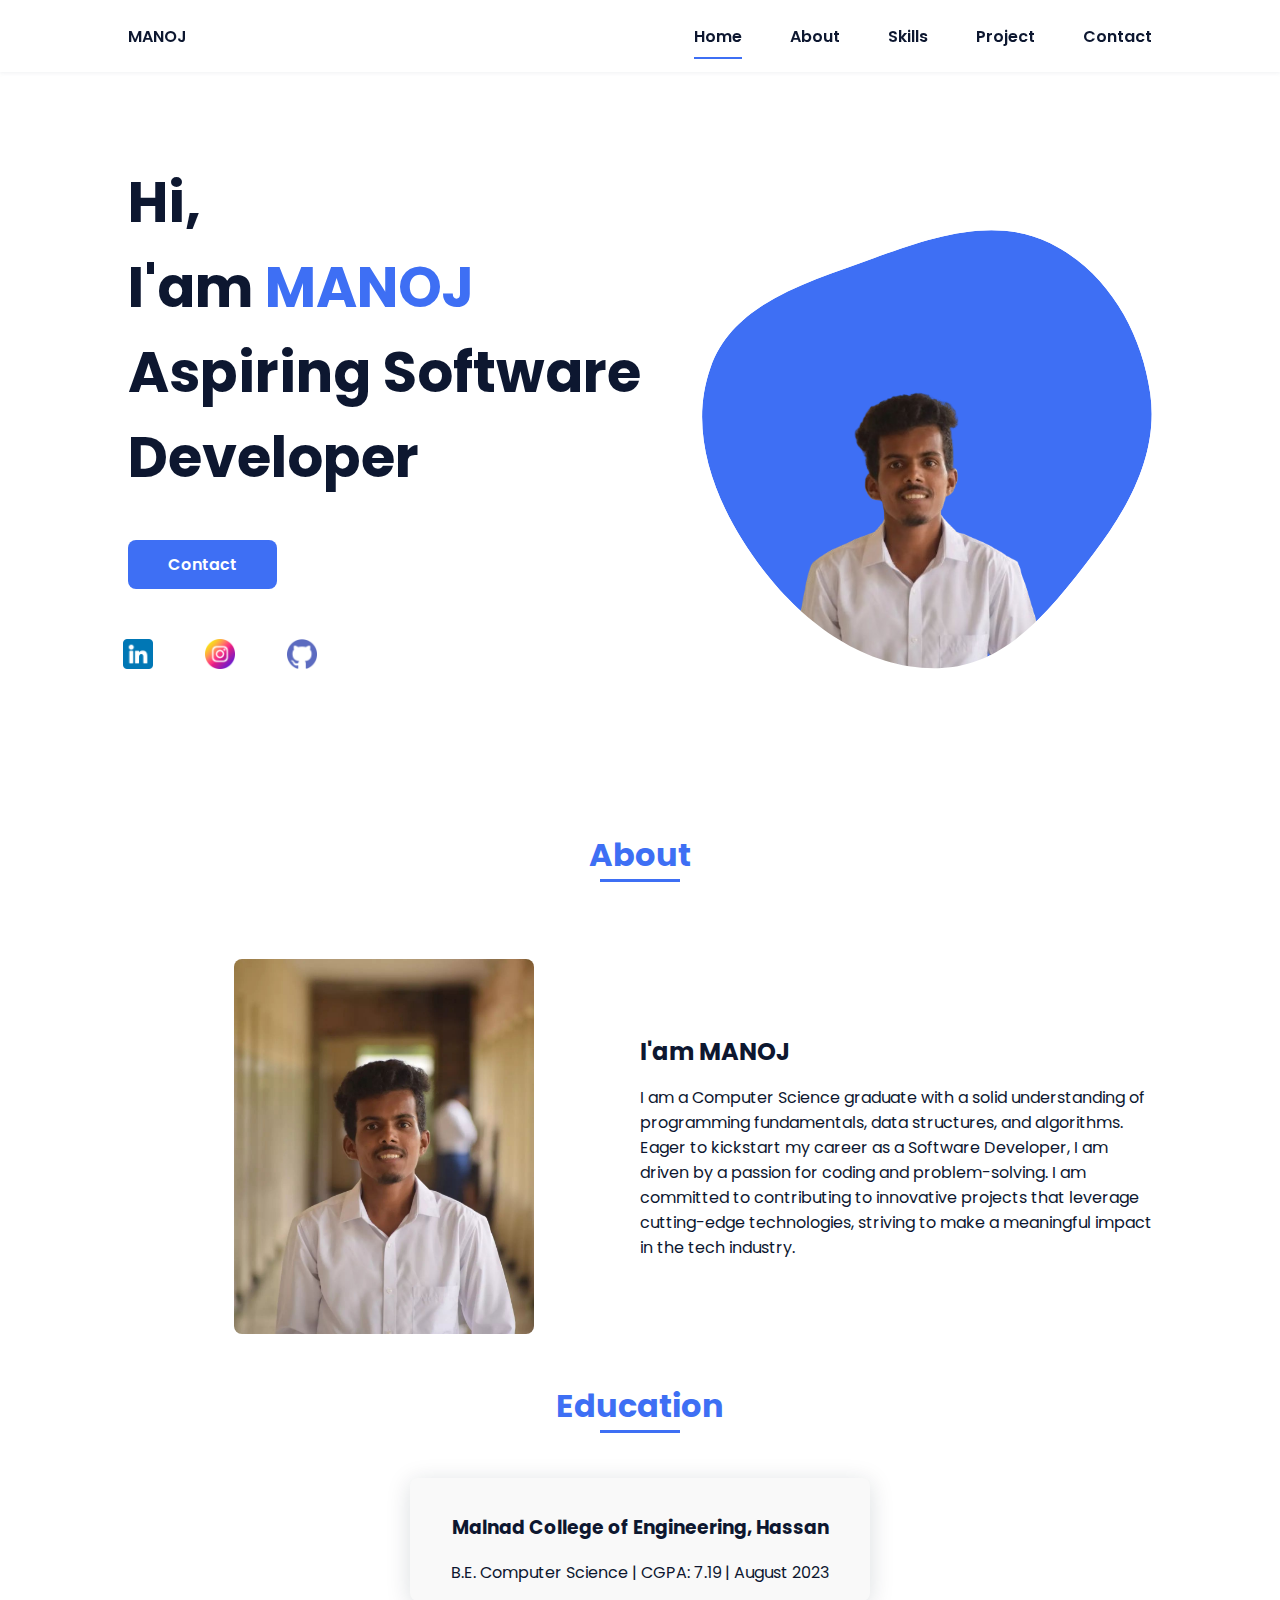
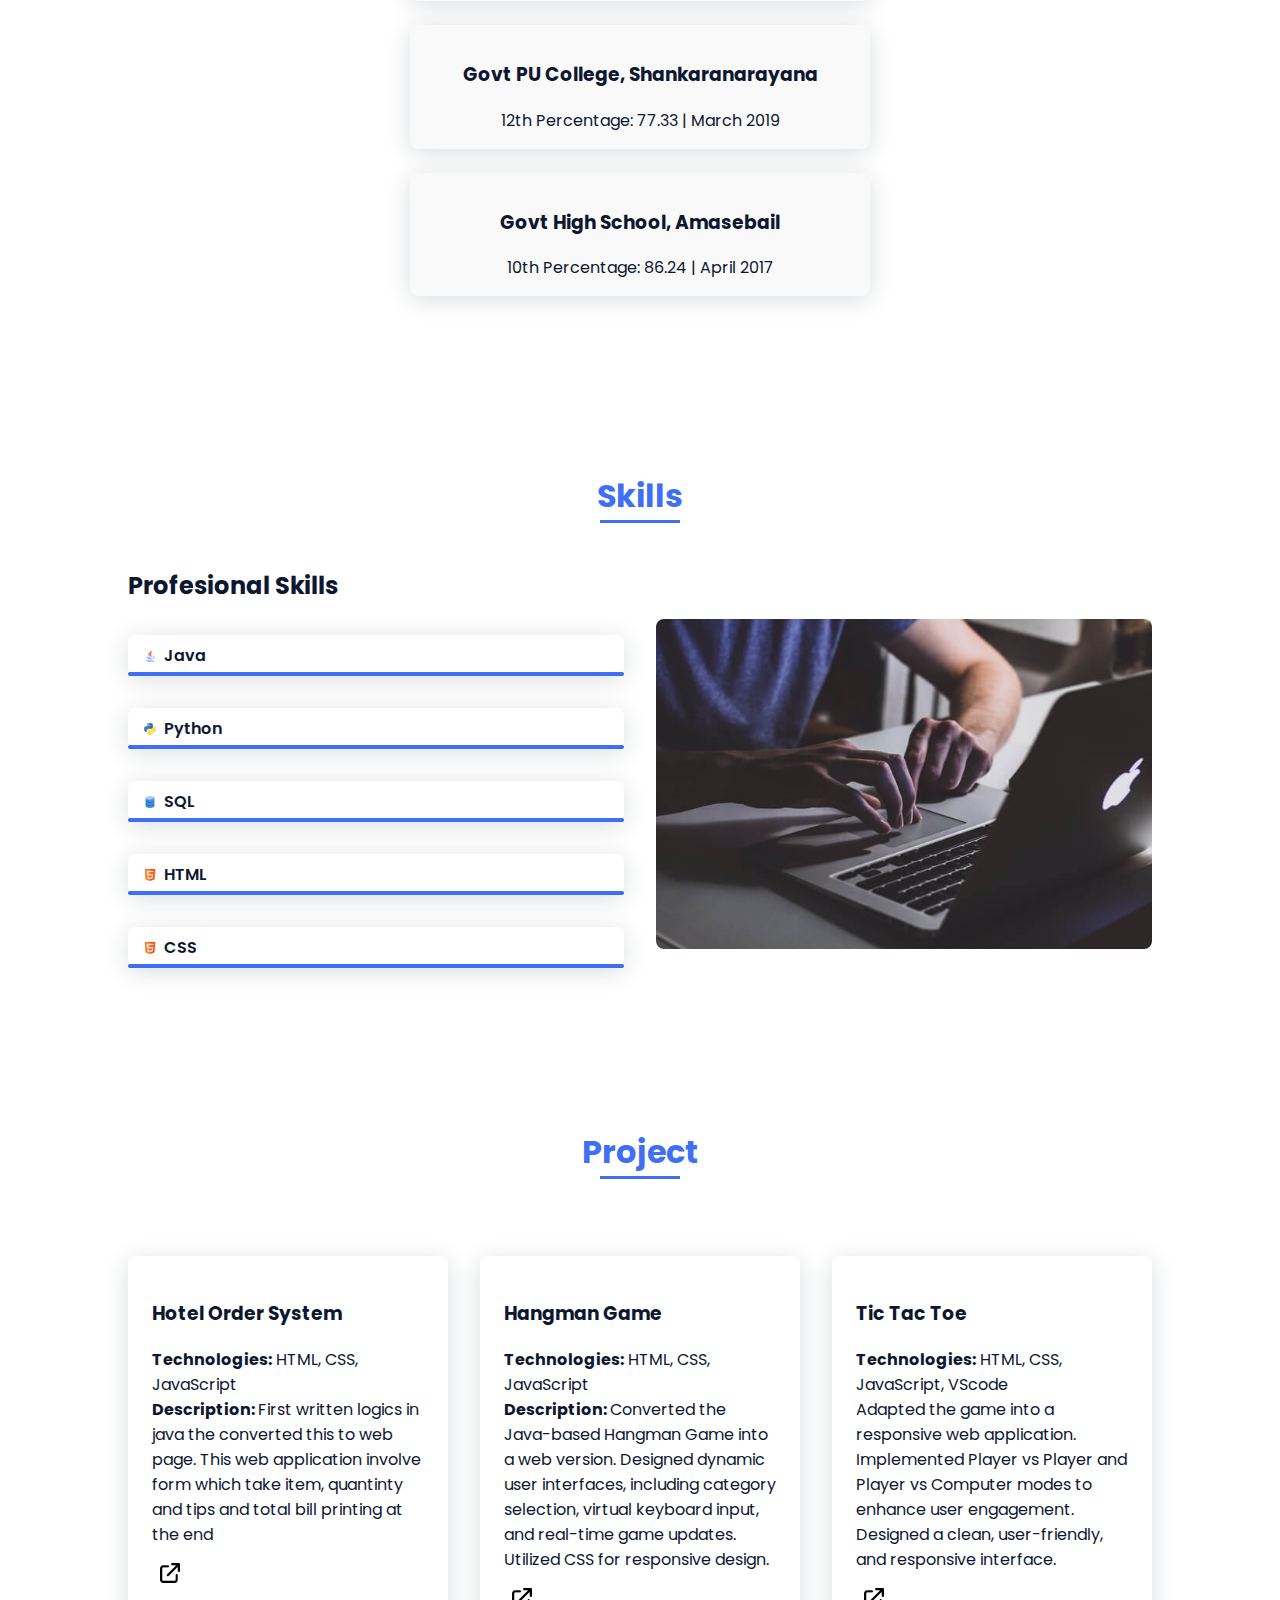
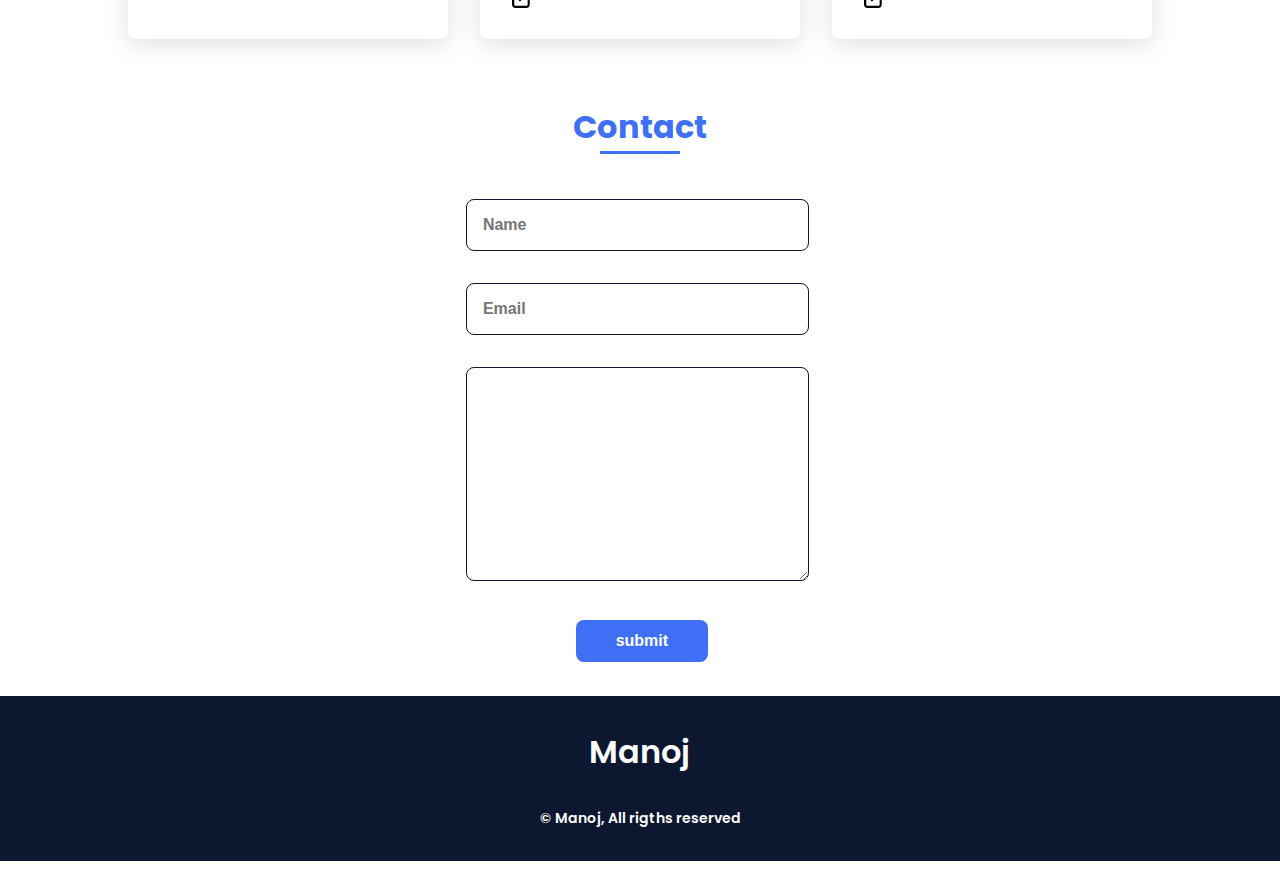
<file: index.html>
<!DOCTYPE html>
<html lang="en">

<head>
    <meta charset="UTF-8">
    <meta name="viewport" content="width=device-width, initial-scale=1.0">

    <link rel="stylesheet" href="styles.css">
    <title>Portfolio website</title>
</head>

<body>
    <header class="l-header">
        <nav class="nav bd-grid">
            <div>
                <a href="#home" class="nav__logo">MANOJ</a>
            </div>

            <div class="nav__menu" id="nav-menu">
                <ul class="nav__list">
                    <li class="nav__item"><a href="#home" class="nav__link active-link">Home</a></li>
                    <li class="nav__item"><a href="#about" class="nav__link">About</a></li>
                    <li class="nav__item"><a href="#skills" class="nav__link">Skills</a></li>
                    <li class="nav__item"><a href="#work" class="nav__link">Project</a></li>
                    <li class="nav__item"><a href="#contact" class="nav__link">Contact</a></li>
                </ul>
            </div>

            <div class="nav__toggle" id="nav-toggle">
                <i class='bx bx-menu'></i>
            </div>
        </nav>
    </header>

    <main class="l-main">

        <section class="home bd-grid" id="home">
            <div class="home__data">
                <h1 class="home__title">Hi,<br>I'am <span class="home__title-color">MANOJ</span><br> Aspiring Software <br> Developer
                </h1>

                <a href="#contact" class="button">Contact</a>
            </div>

            <div class="home__social">
                <a href="https://www.linkedin.com/in/manoj-kulal-8a1936242" class="home__social-icon"><i
                        class='bx bxl-linkedin'><img src="linkedin.png" alt="LinkedIn"></i></a>
                <a href="https://www.instagram.com/me__manojj?igsh=MTBiN2VucDRzcTI4eQ==" class="home__social-icon"><i
                        class='bx bxl-behance'><img src="instagram.png" alt="instagram"></i></a>
                <a href="https://github.com/Manojkulal06" class="home__social-icon"><i class='bx bxl-github'><img
                            src="github.png" alt="github"></i></a>
            </div>

            <div class="home__img">
                <svg class="home__blob" viewBox="0 0 479 467">
                    <mask id="mask0" mask-type="alpha">
                        <path
                            d="M9.19024 145.964C34.0253 76.5814 114.865 54.7299 184.111 29.4823C245.804 6.98884 311.86 -14.9503 370.735 14.143C431.207 44.026 467.948 107.508 477.191 174.311C485.897 237.229 454.931 294.377 416.506 344.954C373.74 401.245 326.068 462.801 255.442 466.189C179.416 469.835 111.552 422.137 65.1576 361.805C17.4835 299.81 -17.1617 219.583 9.19024 145.964Z" />
                    </mask>
                    <g mask="url(#mask0)">
                        <path
                            d="M9.19024 145.964C34.0253 76.5814 114.865 54.7299 184.111 29.4823C245.804 6.98884 311.86 -14.9503 370.735 14.143C431.207 44.026 467.948 107.508 477.191 174.311C485.897 237.229 454.931 294.377 416.506 344.954C373.74 401.245 326.068 462.801 255.442 466.189C179.416 469.835 111.552 422.137 65.1576 361.805C17.4835 299.81 -17.1617 219.583 9.19024 145.964Z" />
                        <image class="home__blob-img" x="50" y="60" href="Manoj_photo.png" />
                    </g>
                </svg>
            </div>
        </section>


        <section class="about section" id="about">
            <h2 class="section-title">About</h2>

            <div class="about__container bd-grid">
                <div class="about__img">
                    <img src="Manoj_photo.jpg" alt="">
                </div>

                <div>
                    <h2 class="about__subtitle">I'am MANOJ</h2>
                    <p class="about__text">I am a Computer Science graduate with a solid understanding of programming
                        fundamentals, data structures, and algorithms.
                        Eager to kickstart my career as a Software Developer, I am driven by a passion for coding and
                        problem-solving.
                        I am committed to contributing to innovative projects that leverage cutting-edge technologies,
                        striving to make a meaningful impact in the tech industry.</p>
                </div>

                <div class="education-container">
                    <h2 class="section-title education-title" id="education">Education</h2>
                    <div class="timeline">
                        <div class="timeline-item">
                            <h3>Malnad College of Engineering, Hassan</h3>
                            <p>B.E. Computer Science | CGPA: 7.19 | August 2023</p>
                        </div>
                        <div class="timeline-item">
                            <h3>Govt PU College, Shankaranarayana</h3>
                            <p>12th Percentage: 77.33 | March 2019</p>
                        </div>
                        <div class="timeline-item">
                            <h3>Govt High School, Amasebail</h3>
                            <p>10th Percentage: 86.24 | April 2017</p>
                        </div>
                    </div>
                </div>
                

            </div>
        </section>


        
        <section class="skills section" id="skills">
            <h2 class="section-title">Skills</h2>

            <div class="skills__container bd-grid">
                <div>
                    <h2 class="skills__subtitle">Profesional Skills</h2>
                    <p class="skills__text"></p>
                    <div class="skills__data">
                        <div class="skills__names">
                            <i class='skills__icon'><img src="java.png" alt="java"></i>
                            <span class="skills__name">Java</span>
                        </div>
                        <div class="skills__bar skills__ux">

                        </div>

                    </div>
                    <div class="skills__data">
                        <div class="skills__names">
                            <i class='skills__icon'><img src="python.png" alt="python"></i>
                            <span class="skills__name">Python</span>
                        </div>
                        <div class="skills__bar skills__css">

                        </div>

                    </div>
                    <div class="skills__data">
                        <div class="skills__names">
                            <i class='skills__icon'><img src="database.png" alt=""></i>
                            <span class="skills__name">SQL</span>
                        </div>
                        <div class="skills__bar skills__js">

                        </div>

                    </div>
                    <div class="skills__data">
                        <div class="skills__names">
                            <i class='skills__icon'><img src="html.png" alt=""></i>
                            <span class="skills__name">HTML</span>
                        </div>
                        <div class="skills__bar skills__ux">

                        </div>

                    </div>

                    <div class="skills__data">
                        <div class="skills__names">
                            <i class='skills__icon'><img src="html.png" alt=""></i>
                            <span class="skills__name">CSS</span>
                        </div>
                        <div class="skills__bar skills__ux">

                        </div>

                    </div>
                </div>

                <div>
                    <img src="assets/img/work3.jpg" alt="" class="skills__img">
                </div>
            </div>
        </section>

        
        <section class="work section" id="work">
            <h2 class="section-title">Project</h2>

            <div class="work__container bd-grid">
                <div class="work__img">
                    <h3>Hotel Order System</h3>
                    <p><strong>Technologies:</strong> HTML, CSS, JavaScript</p>
                    <p><strong>Description: </strong>First written logics in java the converted this to web page.
                        This web application involve form which take item, quantinty and tips and total bill printing at
                        the end</p>
                    <a href="https://manojkulal06.github.io/Hotel_Order_System/"><img src="external-link.png" alt="View Project"></a>
                </div>
                <div class="work__img" id="hang">
                    <h3>Hangman Game</h3>
                    <p><strong>Technologies:</strong> HTML, CSS, JavaScript</p>
                    <p><strong>Description: </strong>Converted the Java-based Hangman Game into a web version. Designed
                        dynamic user interfaces, including category selection, virtual keyboard input, and real-time
                        game updates. Utilized CSS for responsive design.</p>
                    <a href="https://manojkulal06.github.io/Hangman_game/"><img src="external-link.png" alt="View Project"></a>
                    
                </div>
                <div class="work__img">
                    <h3>Tic Tac Toe</h3>
                    <p><strong>Technologies:</strong> HTML, CSS, JavaScript, VScode</p>
                    <p>Adapted the game into a responsive web application. Implemented Player vs Player and Player vs
                        Computer modes to enhance user engagement. Designed a clean, user-friendly, and responsive
                        interface.</p>
                    
                    <a href="https://manojkulal06.github.io/Tic_tac_toe/"><img src="external-link.png" alt="View Project"></a>
                </div>
                
            </div>
        </section>

        
        <section class="contact_section" id="contact">
            <h2 class="section-title">Contact</h2>

            <div class="contact__container bd-grid">
                <form action="" class="contact__form">
                    <input type="text" placeholder="Name" class="contact__input"> <br>
                    <input type="mail" placeholder="Email" class="contact__input"><br>
                    <textarea name="" id="" cols="0" rows="10" class="contact__input"></textarea>
                    <input type="submit" value="submit" class="contact__button button">
                </form>
            </div>
        </section>
    </main>

    
    <footer class="footer">
        <p class="footer__title">Manoj</p>
        
        <p class="footer__copy">&#169; Manoj, All rigths reserved</p>
    </footer>

    <script src="main.js"></script>
</body>

</html>
</file>
<file: styles.css>
@import url("https://fonts.googleapis.com/css2?family=Poppins:wght@400;600;700&display=swap");

:root {
  --header-height: 3rem;
  --font-semi: 600;
  --hue-color: 224;
  --first-color: hsl(var(--hue-color), 89%, 60%);
  --second-color: hsl(var(--hue-color), 56%, 12%);
  
  --body-font: "Poppins", sans-serif;
  --big-font-size: 2rem;
  --h2-font-size: 1.25rem;
  --normal-font-size: .938rem;
  --smaller-font-size: .75rem;
  
  --mb-2: 1rem;
  --mb-4: 2rem;
  --mb-5: 2.5rem;
  --mb-6: 3rem;
  
  --z-back: -10;
  --z-fixed: 100;
}
@media screen and (min-width: 968px) {
  :root {
    --big-font-size: 3.5rem;
    --h2-font-size: 2rem;
    --normal-font-size: 1rem;
    --smaller-font-size: .875rem;
  }
}

*, ::before, ::after {
  box-sizing: border-box;
}

html {
  scroll-behavior: smooth;
}

body {
  margin: var(--header-height) 0 0 0;
  font-family: var(--body-font);
  font-size: var(--normal-font-size);
  color: var(--second-color);
}

h1, h2, p {
  margin: 0;
}

ul {
  margin: 0;
  padding: 0;
  list-style: none;
}

a {
  text-decoration: none;
}

img {
  max-width: 100%;
  height: auto;
  display: block;
}


.section-title {
  position: relative;
  font-size: var(--h2-font-size);
  color: var(--first-color);
  margin-top: var(--mb-2);
  margin-bottom: var(--mb-4);
  text-align: center;
}


.section-title::after {
  position: absolute;
  content: "";
  width: 64px;
  height: 0.18rem;
  left: 0;
  right: 0;
  margin: auto;
  top: 2rem;
  background-color: var(--first-color);
}



.bd-grid {
  max-width: 1024px;
  display: grid;
  margin-left: var(--mb-2);
  margin-right: var(--mb-2);
}

.l-header {
  width: 100%;
  position: fixed;
  top: 0;
  left: 0;
  z-index: var(--z-fixed);
  background-color: #fff;
  box-shadow: 0 1px 4px rgba(146, 161, 176, 0.15);
}


.nav {
  height: var(--header-height);
  display: flex;
  justify-content: space-between;
  align-items: center;
  font-weight: var(--font-semi);
}
@media screen and (max-width: 767px) {
  .nav__menu {
    position: fixed;
    top: var(--header-height);
    right: -100%;
    width: 80%;
    height: 100%;
    padding: 2rem;
    background-color: var(--second-color);
    transition: 0.5s;
  }
}
.nav__item {
  margin-bottom: var(--mb-4);
}
.nav__link {
  position: relative;
  color: #fff;
}
.nav__link:hover {
  position: relative;
}
.nav__link:hover::after {
  position: absolute;
  content: "";
  width: 100%;
  height: 0.18rem;
  left: 0;
  top: 2rem;
  background-color: var(--first-color);
}
.nav__logo {
  color: var(--second-color);
}
.nav__toggle {
  color: var(--second-color);
  font-size: 1.5rem;
  cursor: pointer;
}


.active-link::after {
  position: absolute;
  content: "";
  width: 100%;
  height: 0.18rem;
  left: 0;
  top: 2rem;
  background-color: var(--first-color);
}


.show {
  right: 0;
}


.home {
  position: relative;
  row-gap: 5rem;
  padding: 4rem 0 5rem;
}
.home__data {
  align-self: center;
}
.home__title {
  font-size: var(--big-font-size);
  margin-bottom: var(--mb-5);
}
.home__title-color {
  color: var(--first-color);
}
.home__social {
  display: flex;
  justify-content: center;
  align-items: center;
  padding-right: -5%;
  margin-top: -40px;
  margin-left: -77%;
}

.home__social-icon {
  display: inline-block;
  width: 50px; 
  height: 50px; 
  border-radius: 50%; 
  display: flex;
  justify-content: center;
  align-items: center;
  transition: background-color 0.3s, transform 0.3s;
}

.home__social-icon:hover {
  transform: scale(1.1); 
}

.home__social-icon img {
  width: 60%; 
  height: 60%;
}

.home__img {
  position: absolute;
  right: 0;
  bottom: 0;
  width: 260px;
}
.home__blob {
  fill: var(--first-color);
}
.home__blob-img {
  width: 340px;
  
}


.button {
  display: inline-block;
  background-color: var(--first-color);
  color: #fff;
  padding: 0.75rem 2.5rem;
  font-weight: var(--font-semi);
  border-radius: 0.5rem;
  transition: 0.3s;
}
.button:hover {
  box-shadow: 0px 10px 36px rgba(0, 0, 0, 0.15);
}

.about__container {
  display: grid;
  row-gap: 2rem;
  text-align: center;
  grid-template-columns: 1fr;
}

.about__subtitle {
  margin-bottom: var(--mb-2);
}

.about__img {
  justify-self: center;
}

.about__img img {
  width: 200px;
  border-radius: 0.5rem;
}

@media screen and (min-width: 576px) {
  .about__container {
    grid-template-columns: repeat(2, 1fr);
    align-items: center;
    text-align: initial;
  }

  .about__img img {
    width: 300px;
  }
}


.education-container {
  text-align: center; 
  margin-bottom: var(--mb-6); 
}

.education-title {
  color: var(--first-color);
  margin-bottom: var(--mb-4); 
  text-align: center; 
  width: 100%; 
}


.timeline {
  display: flex;
  flex-direction: column; 
  align-items: center; 
  gap: 1.5rem; 
}

.timeline-item {
  width: 90%; 
  max-width: 800px; 
  padding: 1rem;
  margin-left: 100%;
  background-color: #f9f9f9;
  border-radius: 0.5rem;
  box-shadow: 0px 4px 25px rgba(14, 36, 49, 0.15);
  transition: transform 0.3s;
  box-sizing: border-box;
  text-align: center; 
  display: flex; 
  flex-direction: column; 
  align-items: center; 
}

.timeline-item h3, .timeline-item p {
  width: 100%; 
  text-align: center; 
}

.timeline-item:hover {
  transform: translateY(-5px);
}

@media screen and (max-width: 768px) {
  .timeline-item {
    max-width: 100%; 
  }
}


@media screen and (max-width: 576px) {
  .about__container {
    grid-template-columns: 1fr;
  }
}

@media screen and (min-width: 768px) {
  .about__container {
    padding-top: 2rem;
  }

  .about__img img {
    width: 300px;
  }
}



.skills__container {
  row-gap: 2rem;
  text-align: center;
}
.skills__subtitle {
  margin-bottom: var(--mb-2);
}
.skills__text {
  margin-bottom: var(--mb-4);
}
.skills__data {
  display: flex;
  justify-content: space-between;
  align-items: center;
  position: relative;
  font-weight: var(--font-semi);
  padding: 0.5rem 1rem;
  margin-bottom: var(--mb-4);
  border-radius: 0.5rem;
  box-shadow: 0px 4px 25px rgba(14, 36, 49, 0.15);
}
.skills__icon {
  width: 20px;
  padding-left: -5px;
  padding-right: 8px;
}
.skills__names {
  display: flex;
  align-items: center;
}
.skills__bar {
  position: absolute;
  left: 0;
  bottom: 0;
  background-color: var(--first-color);
  height: 0.25rem;
  border-radius: 0.5rem;
  z-index: var(--z-back);
}
.skills__java {
  width: 100%;
}
.skills__css {
  width: 100%;
}
.skills__js {
  width: 100%;
}
.skills__ux {
  width: 100%;
}
.skills__img {
  border-radius: 0.5rem;
}


.work__container {
  display: grid;
  grid-template-columns: repeat(1, 1fr);
  row-gap: 2rem;
}

.work__img {
  position: relative;
  box-shadow: 0px 4px 25px rgba(14, 36, 49, 0.15);
  border-radius: 0.5rem;
  overflow: hidden;
  padding: 1.5rem;
  transition: transform 0.3s ease;
}

.work__img:hover {
  transform: translateY(-5px);
}

.work__img::before {
  content: ''; 
  position: absolute;
  top: 0;
  left: 0;
  right: 0;
  bottom: 0;
  background-color: rgba(0, 0, 0, 0.5);
  opacity: 0;
  transition: opacity 0.3s ease;
}

.work__img:hover::before {
  opacity: 1; 
}

.work__img h3,
.work__img p,
.work__img a {
  position: relative; 
  z-index: 1;
}

@media screen and (min-width: 768px) {
  .work__container {
    grid-template-columns: repeat(2, 1fr);
    column-gap: 2rem;
  }
}

@media screen and (min-width: 992px) {
  .work__container {
    grid-template-columns: repeat(3, 1fr);
    column-gap: 2rem;
  }
}

.work__img a {
  display: inline-block;
  margin-top: 1rem; 
  text-decoration: none;
  color: var(--primary-color); 
  transition: transform 0.3s ease;
}

.work__img a img {
  width: 20px; 
  vertical-align: middle;
  margin-left: 0.5rem; 
}

.work__img a:hover {
  transform: translateX(5px); 
}


#contact{
  margin-left: 0%;
}


.contact-title{
  font-size: var(--h2-font-size);
  color: var(--first-color);
  margin-left: 20%;
  font-size: 30px;
  text-decoration: underline;
  margin-top: var(--mb-2);
  margin-bottom: var(--mb-4);
}

.contact__form{
  padding-left: 33%;
}

.section-title::after {
  position: absolute;
  content: "";
  width: 64px;
  height: 0.18rem;
  left: 0;
  right: 0;
  margin: auto;
  top: 2rem;
  background-color: var(--first-color);
}

.contact__input {
  width: 50%;
  font-size: var(--normal-font-size);
  font-weight: var(--font-semi);
  padding: 1rem;
  border-radius: 0.5rem;
  border: 1.5px solid var(--second-color);
  outline: none;
  margin-bottom: var(--mb-4);
}
.contact__button {
  display: block;
  border: none;
  outline: none;
  font-size: var(--normal-font-size);
  cursor: pointer;
  margin-left: auto;
  margin-left: 16%;
  margin-bottom: 5%;
}


.footer {
  background-color: var(--second-color);
  color: #fff;
  text-align: center;
  font-weight: var(--font-semi);
  padding: 2rem 0;
}
.footer__title {
  font-size: 2rem;
  margin-bottom: var(--mb-4);
}
.footer__social {
  margin-bottom: var(--mb-4);
}
.footer__icon {
  font-size: 1.5rem;
  color: #fff;
  margin: 0 var(--mb-2);
}
.footer__copy {
  font-size: var(--smaller-font-size);
}


@media screen and (max-width: 320px) {
  .home {
    row-gap: 2rem;
  }
  .home__img {
    width: 200px;
  }
}
@media screen and (min-width: 576px) {
  .home {
    padding: 4rem 0 2rem;
  }
  .home__social {
    padding-top: 0;
    padding-bottom: 2.5rem;
    flex-direction: row;
    align-self: flex-end;
  }
  .home__social-icon {
    margin-bottom: 0;
    padding-left: -5%;
    margin-right: var(--mb-4);
  }
  .home__img {
    width: 300px;
    bottom: 25%;
  }
  .about__container {
    grid-template-columns: repeat(2, 1fr);
    align-items: center;
    text-align: initial;
  }
  .skills__container {
    grid-template-columns: 0.7fr;
    justify-content: center;
    column-gap: 1rem;
  }
  .work__container {
    grid-template-columns: repeat(2, 1fr);
    column-gap: 2rem;
    padding-top: 2rem;
  }
  
}
@media screen and (min-width: 768px) {
  body {
    margin: 0;
  }
  .section {
    padding-top: 4rem;
    padding-bottom: 3rem;
  }
  .section-title {
    margin-bottom: var(--mb-6);
  }
  .section-title::after {
    width: 80px;
    top: 3rem;
  }
  .nav {
    height: calc(var(--header-height) + 1.5rem);
  }
  .nav__list {
    display: flex;
    padding-top: 0;
  }
  .nav__item {
    margin-left: var(--mb-6);
    margin-bottom: 0;
  }
  .nav__toggle {
    display: none;
  }
  .nav__link {
    color: var(--second-color);
  }
  .home {
    padding: 8rem 0 2rem;
  }
  .home__img {
    width: 400px;
    bottom: 10%;
  }
  .about__container {
    padding-top: 2rem;
  }
  .about__img img {
    width: 300px;
  }
  .skills__container {
    grid-template-columns: repeat(2, 1fr);
    column-gap: 2rem;
    align-items: center;
    text-align: initial;
  }
  .work__container {
    grid-template-columns: repeat(3, 1fr);
    column-gap: 2rem;
  }
}
@media screen and (min-width: 992px) {
  .bd-grid {
    margin-left: auto;
    margin-right: auto;
  }
  .home {
    padding: 10rem 0 2rem;
  }
  .home__img {
    width: 450px;
  }
}

#education{
  margin-left: 50%;
}
</file>
